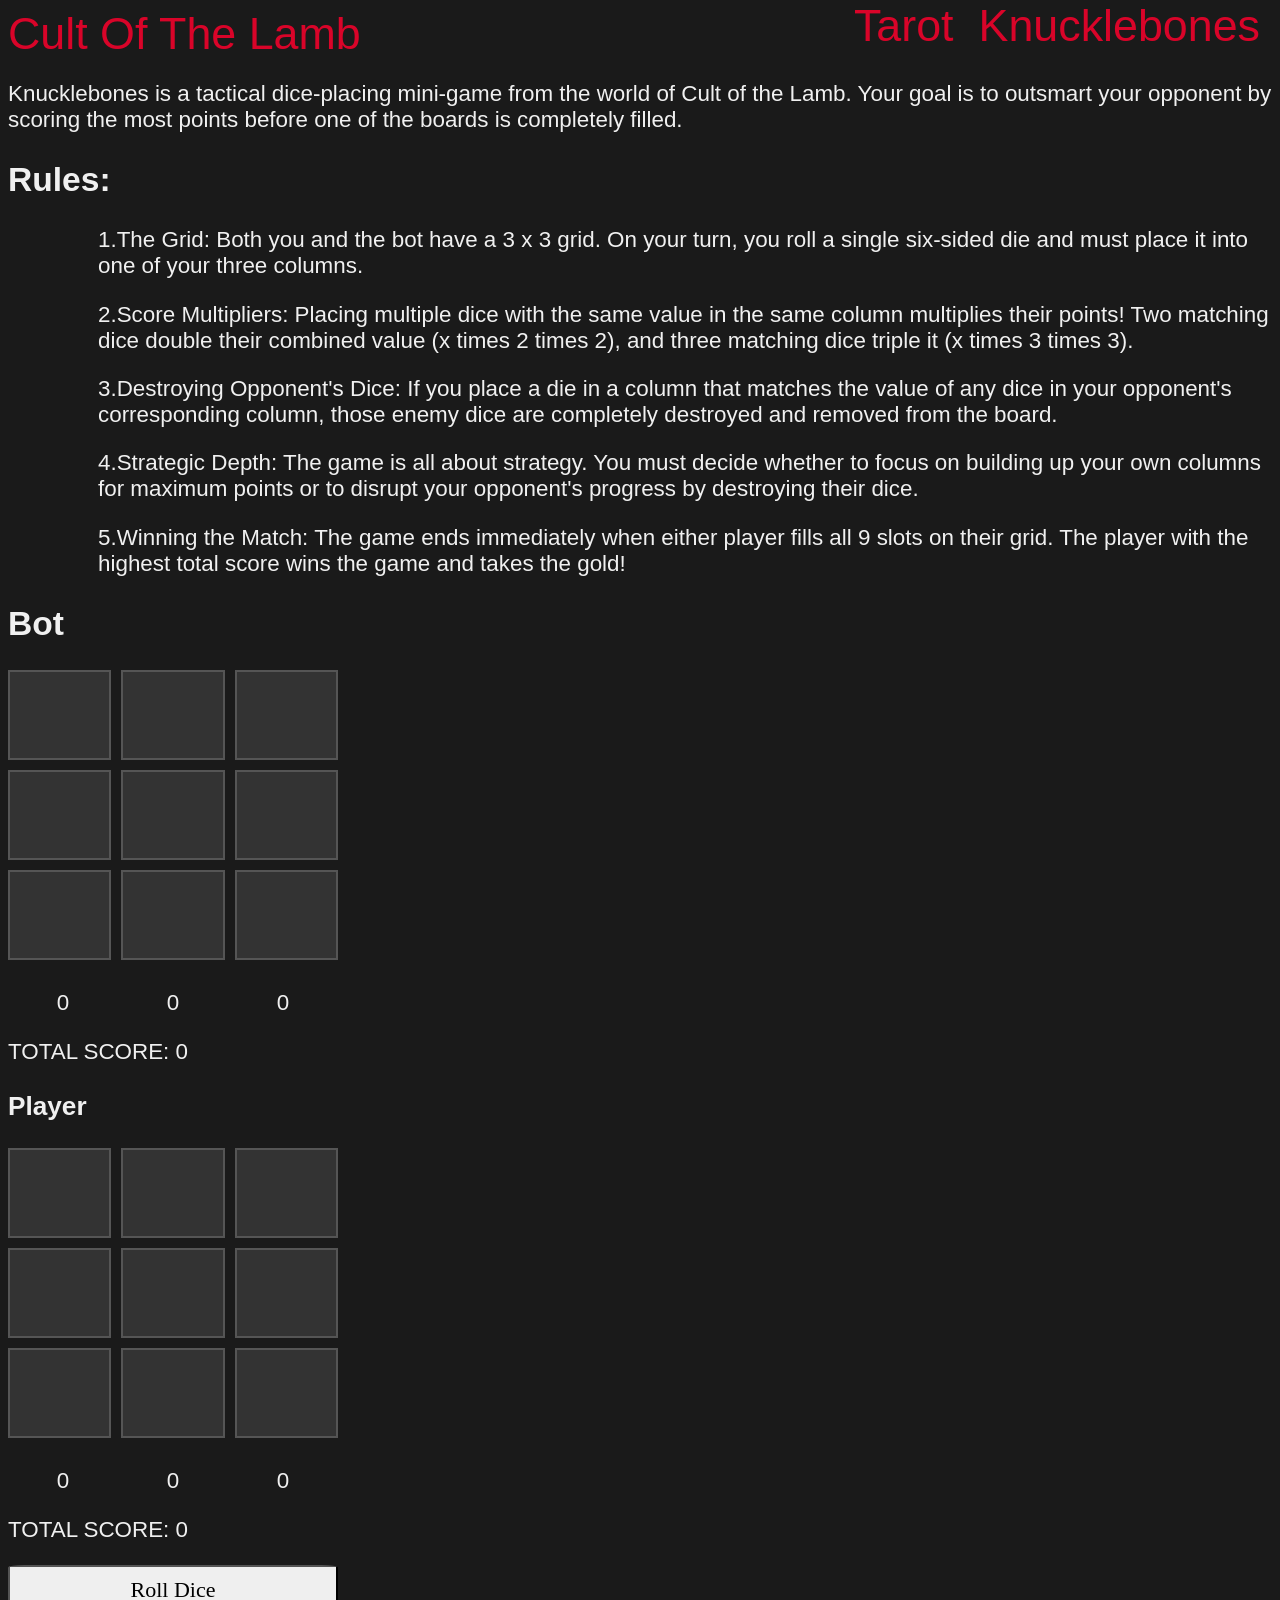
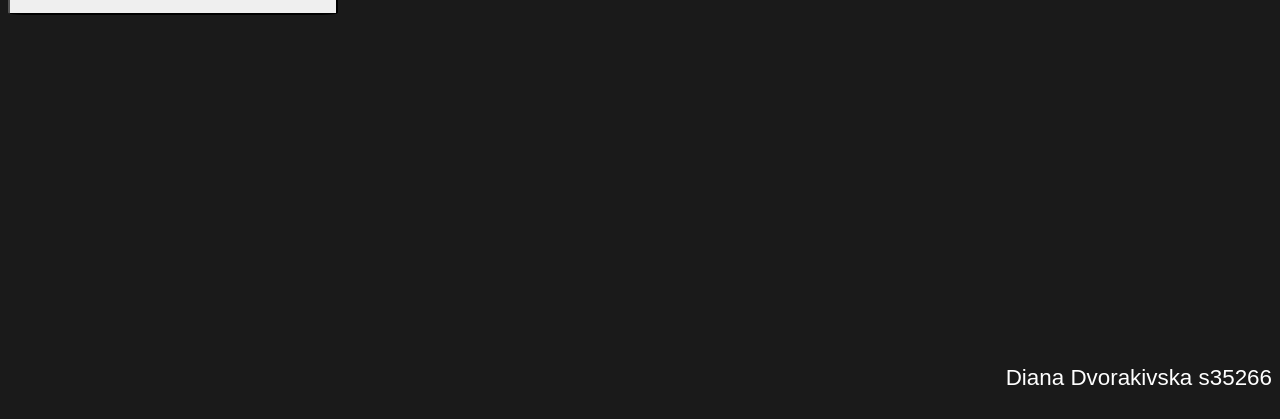
<file: knucklebones/knucklebones.html>
<!DOCTYPE html>
<html lang="en">

<head>
        <meta charset="UTF-8">
    <title>Knucklebones</title>
    <link rel="stylesheet" href="style.css">
</head>

<body>
    
    <header>
		<a class="header-href" href='../index.html'>Cult Of The Lamb</a>
        <div class="okak">
            <a class="header-href" href="../tuntuntunsahur/six.html">Tarot</a>
            <a class="header-href" href="knucklebones.html">Knucklebones</a>
		</div>

    </header>
		<p>
			Knucklebones is a tactical dice-placing mini-game from the world of Cult of the Lamb. Your goal is to outsmart your opponent by scoring the most points before one of the boards is completely filled.
		</p>
	    <section class="rules">
			<h1 class="title">Rules:</h1>
		
			<p class="rules-text">
				1.The Grid: Both you and the bot have a 3 x 3 grid. On your turn, you roll a single six-sided die and must place it into one of your three columns.
			</p>
			<p class="rules-text">
				2.Score Multipliers: Placing multiple dice with the same value in the same column multiplies their points! Two matching dice double their combined value (x times 2 times 2), and three matching dice triple it (x times 3 times 3).
			</p>
			<p class="rules-text">
				3.Destroying Opponent's Dice: If you place a die in a column that matches the value of any dice in your opponent's corresponding column, those enemy dice are completely destroyed and removed from the board.
			</p>
			<p class="rules-text">
				4.Strategic Depth: The game is all about strategy. You must decide whether to focus on building up your own columns for maximum points or to disrupt your opponent's progress by destroying their dice.
			</p>
			<p class="rules-text">
				5.Winning the Match: The game ends immediately when either player fills all 9 slots on their grid. The player with the highest total score wins the game and takes the gold!
			</p>
		</section>
    <main>
        
        <section>
            <h2>Bot</h2>
            <div class="grid" data-player="bot">
                <!--1-->
                <div>
				<span class="cell-text">0</span>

				<svg class="dice-svg dice-1" viewBox="0 0 100 100">
					<rect x="0" y="0" width="100" height="100" style="fill: white;"></rect>
					<circle cx="50" cy="50" r="8" fill="black"/>
				</svg>

				<svg class="dice-svg dice-2" viewBox="0 0 100 100">
					<rect x="0" y="0" width="100" height="100" style="fill: white;"></rect>
					<circle cx="25" cy="25" r="8" fill="black"/>
					<circle cx="75" cy="75" r="8" fill="black"/>
				</svg>

				<svg class="dice-svg dice-3" viewBox="0 0 100 100">
					<rect x="0" y="0" width="100" height="100" style="fill: white;"></rect>
					<circle cx="25" cy="25" r="8" fill="black"/>
					<circle cx="50" cy="50" r="8" fill="black"/>
					<circle cx="75" cy="75" r="8" fill="black"/>
				</svg>

				<svg class="dice-svg dice-4" viewBox="0 0 100 100">
					<rect x="0" y="0" width="100" height="100" style="fill: white;"></rect>
					<circle cx="25" cy="25" r="8" fill="black"/>
					<circle cx="75" cy="25" r="8" fill="black"/>
					<circle cx="25" cy="75" r="8" fill="black"/>
					<circle cx="75" cy="75" r="8" fill="black"/>
				</svg>

				<svg class="dice-svg dice-5" viewBox="0 0 100 100">
					<rect x="0" y="0" width="100" height="100" style="fill: white;"></rect>
					<circle cx="25" cy="25" r="8" fill="black"/>
					<circle cx="75" cy="25" r="8" fill="black"/>
					<circle cx="50" cy="50" r="8" fill="black"/>
					<circle cx="25" cy="75" r="8" fill="black"/>
					<circle cx="75" cy="75" r="8" fill="black"/>
				</svg>

				<svg class="dice-svg dice-6" viewBox="0 0 100 100">
					<rect x="0" y="0" width="100" height="100" style="fill: white;"></rect>
					<circle cx="25" cy="25" r="8" fill="black"/>
					<circle cx="25" cy="50" r="8" fill="black"/>
					<circle cx="25" cy="75" r="8" fill="black"/>
					<circle cx="75" cy="25" r="8" fill="black"/>
					<circle cx="75" cy="50" r="8" fill="black"/>
					<circle cx="75" cy="75" r="8" fill="black"/>
				</svg>
				</div>
            <div>
				<span class="cell-text">0</span>

				<svg class="dice-svg dice-1" viewBox="0 0 100 100">
					<rect x="0" y="0" width="100" height="100" style="fill: white;"></rect>
					<circle cx="50" cy="50" r="8" fill="black"/>
				</svg>

				<svg class="dice-svg dice-2" viewBox="0 0 100 100">
					<rect x="0" y="0" width="100" height="100" style="fill: white;"></rect>
					<circle cx="25" cy="25" r="8" fill="black"/>
					<circle cx="75" cy="75" r="8" fill="black"/>
				</svg>

				<svg class="dice-svg dice-3" viewBox="0 0 100 100">
					<rect x="0" y="0" width="100" height="100" style="fill: white;"></rect>
					<circle cx="25" cy="25" r="8" fill="black"/>
					<circle cx="50" cy="50" r="8" fill="black"/>
					<circle cx="75" cy="75" r="8" fill="black"/>
				</svg>

				<svg class="dice-svg dice-4" viewBox="0 0 100 100">
					<rect x="0" y="0" width="100" height="100" style="fill: white;"></rect>
					<circle cx="25" cy="25" r="8" fill="black"/>
					<circle cx="75" cy="25" r="8" fill="black"/>
					<circle cx="25" cy="75" r="8" fill="black"/>
					<circle cx="75" cy="75" r="8" fill="black"/>
				</svg>

				<svg class="dice-svg dice-5" viewBox="0 0 100 100">
					<rect x="0" y="0" width="100" height="100" style="fill: white;"></rect>
					<circle cx="25" cy="25" r="8" fill="black"/>
					<circle cx="75" cy="25" r="8" fill="black"/>
					<circle cx="50" cy="50" r="8" fill="black"/>
					<circle cx="25" cy="75" r="8" fill="black"/>
					<circle cx="75" cy="75" r="8" fill="black"/>
				</svg>

				<svg class="dice-svg dice-6" viewBox="0 0 100 100">
					<rect x="0" y="0" width="100" height="100" style="fill: white;"></rect>
					<circle cx="25" cy="25" r="8" fill="black"/>
					<circle cx="25" cy="50" r="8" fill="black"/>
					<circle cx="25" cy="75" r="8" fill="black"/>
					<circle cx="75" cy="25" r="8" fill="black"/>
					<circle cx="75" cy="50" r="8" fill="black"/>
					<circle cx="75" cy="75" r="8" fill="black"/>
				</svg>
			</div>
            <!--3-->
            <div>
				<span class="cell-text">0</span>

				<svg class="dice-svg dice-1" viewBox="0 0 100 100">
					<rect x="0" y="0" width="100" height="100" style="fill: white;"></rect>
					<circle cx="50" cy="50" r="8" fill="black"/>
				</svg>

				<svg class="dice-svg dice-2" viewBox="0 0 100 100">
					<rect x="0" y="0" width="100" height="100" style="fill: white;"></rect>
					<circle cx="25" cy="25" r="8" fill="black"/>
					<circle cx="75" cy="75" r="8" fill="black"/>
				</svg>

				<svg class="dice-svg dice-3" viewBox="0 0 100 100">
					<rect x="0" y="0" width="100" height="100" style="fill: white;"></rect>
					<circle cx="25" cy="25" r="8" fill="black"/>
					<circle cx="50" cy="50" r="8" fill="black"/>
					<circle cx="75" cy="75" r="8" fill="black"/>
				</svg>

				<svg class="dice-svg dice-4" viewBox="0 0 100 100">
					<rect x="0" y="0" width="100" height="100" style="fill: white;"></rect>
					<circle cx="25" cy="25" r="8" fill="black"/>
					<circle cx="75" cy="25" r="8" fill="black"/>
					<circle cx="25" cy="75" r="8" fill="black"/>
					<circle cx="75" cy="75" r="8" fill="black"/>
				</svg>

				<svg class="dice-svg dice-5" viewBox="0 0 100 100">
					<rect x="0" y="0" width="100" height="100" style="fill: white;"></rect>
					<circle cx="25" cy="25" r="8" fill="black"/>
					<circle cx="75" cy="25" r="8" fill="black"/>
					<circle cx="50" cy="50" r="8" fill="black"/>
					<circle cx="25" cy="75" r="8" fill="black"/>
					<circle cx="75" cy="75" r="8" fill="black"/>
				</svg>

				<svg class="dice-svg dice-6" viewBox="0 0 100 100">
					<rect x="0" y="0" width="100" height="100" style="fill: white;"></rect>
					<circle cx="25" cy="25" r="8" fill="black"/>
					<circle cx="25" cy="50" r="8" fill="black"/>
					<circle cx="25" cy="75" r="8" fill="black"/>
					<circle cx="75" cy="25" r="8" fill="black"/>
					<circle cx="75" cy="50" r="8" fill="black"/>
					<circle cx="75" cy="75" r="8" fill="black"/>
				</svg>
			</div>
            <!--4-->
            <div>
				<span class="cell-text">0</span>

				<svg class="dice-svg dice-1" viewBox="0 0 100 100">
					<rect x="0" y="0" width="100" height="100" style="fill: white;"></rect>
					<circle cx="50" cy="50" r="8" fill="black"/>
				</svg>

				<svg class="dice-svg dice-2" viewBox="0 0 100 100">
					<rect x="0" y="0" width="100" height="100" style="fill: white;"></rect>
					<circle cx="25" cy="25" r="8" fill="black"/>
					<circle cx="75" cy="75" r="8" fill="black"/>
				</svg>

				<svg class="dice-svg dice-3" viewBox="0 0 100 100">
					<rect x="0" y="0" width="100" height="100" style="fill: white;"></rect>
					<circle cx="25" cy="25" r="8" fill="black"/>
					<circle cx="50" cy="50" r="8" fill="black"/>
					<circle cx="75" cy="75" r="8" fill="black"/>
				</svg>

				<svg class="dice-svg dice-4" viewBox="0 0 100 100">
					<rect x="0" y="0" width="100" height="100" style="fill: white;"></rect>
					<circle cx="25" cy="25" r="8" fill="black"/>
					<circle cx="75" cy="25" r="8" fill="black"/>
					<circle cx="25" cy="75" r="8" fill="black"/>
					<circle cx="75" cy="75" r="8" fill="black"/>
				</svg>

				<svg class="dice-svg dice-5" viewBox="0 0 100 100">
					<rect x="0" y="0" width="100" height="100" style="fill: white;"></rect>
					<circle cx="25" cy="25" r="8" fill="black"/>
					<circle cx="75" cy="25" r="8" fill="black"/>
					<circle cx="50" cy="50" r="8" fill="black"/>
					<circle cx="25" cy="75" r="8" fill="black"/>
					<circle cx="75" cy="75" r="8" fill="black"/>
				</svg>

				<svg class="dice-svg dice-6" viewBox="0 0 100 100">
					<rect x="0" y="0" width="100" height="100" style="fill: white;"></rect>
					<circle cx="25" cy="25" r="8" fill="black"/>
					<circle cx="25" cy="50" r="8" fill="black"/>
					<circle cx="25" cy="75" r="8" fill="black"/>
					<circle cx="75" cy="25" r="8" fill="black"/>
					<circle cx="75" cy="50" r="8" fill="black"/>
					<circle cx="75" cy="75" r="8" fill="black"/>
				</svg>
			</div>
            <!--5-->
            <div>
				<span class="cell-text">0</span>

				<svg class="dice-svg dice-1" viewBox="0 0 100 100">
					<rect x="0" y="0" width="100" height="100" style="fill: white;"></rect>
					<circle cx="50" cy="50" r="8" fill="black"/>
				</svg>

				<svg class="dice-svg dice-2" viewBox="0 0 100 100">
					<rect x="0" y="0" width="100" height="100" style="fill: white;"></rect>
					<circle cx="25" cy="25" r="8" fill="black"/>
					<circle cx="75" cy="75" r="8" fill="black"/>
				</svg>

				<svg class="dice-svg dice-3" viewBox="0 0 100 100">
					<rect x="0" y="0" width="100" height="100" style="fill: white;"></rect>
					<circle cx="25" cy="25" r="8" fill="black"/>
					<circle cx="50" cy="50" r="8" fill="black"/>
					<circle cx="75" cy="75" r="8" fill="black"/>
				</svg>

				<svg class="dice-svg dice-4" viewBox="0 0 100 100">
					<rect x="0" y="0" width="100" height="100" style="fill: white;"></rect>
					<circle cx="25" cy="25" r="8" fill="black"/>
					<circle cx="75" cy="25" r="8" fill="black"/>
					<circle cx="25" cy="75" r="8" fill="black"/>
					<circle cx="75" cy="75" r="8" fill="black"/>
				</svg>

				<svg class="dice-svg dice-5" viewBox="0 0 100 100">
					<rect x="0" y="0" width="100" height="100" style="fill: white;"></rect>
					<circle cx="25" cy="25" r="8" fill="black"/>
					<circle cx="75" cy="25" r="8" fill="black"/>
					<circle cx="50" cy="50" r="8" fill="black"/>
					<circle cx="25" cy="75" r="8" fill="black"/>
					<circle cx="75" cy="75" r="8" fill="black"/>
				</svg>

				<svg class="dice-svg dice-6" viewBox="0 0 100 100">
					<rect x="0" y="0" width="100" height="100" style="fill: white;"></rect>
					<circle cx="25" cy="25" r="8" fill="black"/>
					<circle cx="25" cy="50" r="8" fill="black"/>
					<circle cx="25" cy="75" r="8" fill="black"/>
					<circle cx="75" cy="25" r="8" fill="black"/>
					<circle cx="75" cy="50" r="8" fill="black"/>
					<circle cx="75" cy="75" r="8" fill="black"/>
				</svg>
			</div>
            <!--6-->
            <div>
				<span class="cell-text">0</span>

				<svg class="dice-svg dice-1" viewBox="0 0 100 100">
					<rect x="0" y="0" width="100" height="100" style="fill: white;"></rect>
					<circle cx="50" cy="50" r="8" fill="black"/>
				</svg>

				<svg class="dice-svg dice-2" viewBox="0 0 100 100">
					<rect x="0" y="0" width="100" height="100" style="fill: white;"></rect>
					<circle cx="25" cy="25" r="8" fill="black"/>
					<circle cx="75" cy="75" r="8" fill="black"/>
				</svg>

				<svg class="dice-svg dice-3" viewBox="0 0 100 100">
					<rect x="0" y="0" width="100" height="100" style="fill: white;"></rect>
					<circle cx="25" cy="25" r="8" fill="black"/>
					<circle cx="50" cy="50" r="8" fill="black"/>
					<circle cx="75" cy="75" r="8" fill="black"/>
				</svg>

				<svg class="dice-svg dice-4" viewBox="0 0 100 100">
					<rect x="0" y="0" width="100" height="100" style="fill: white;"></rect>
					<circle cx="25" cy="25" r="8" fill="black"/>
					<circle cx="75" cy="25" r="8" fill="black"/>
					<circle cx="25" cy="75" r="8" fill="black"/>
					<circle cx="75" cy="75" r="8" fill="black"/>
				</svg>

				<svg class="dice-svg dice-5" viewBox="0 0 100 100">
					<rect x="0" y="0" width="100" height="100" style="fill: white;"></rect>
					<circle cx="25" cy="25" r="8" fill="black"/>
					<circle cx="75" cy="25" r="8" fill="black"/>
					<circle cx="50" cy="50" r="8" fill="black"/>
					<circle cx="25" cy="75" r="8" fill="black"/>
					<circle cx="75" cy="75" r="8" fill="black"/>
				</svg>

				<svg class="dice-svg dice-6" viewBox="0 0 100 100">
					<rect x="0" y="0" width="100" height="100" style="fill: white;"></rect>
					<circle cx="25" cy="25" r="8" fill="black"/>
					<circle cx="25" cy="50" r="8" fill="black"/>
					<circle cx="25" cy="75" r="8" fill="black"/>
					<circle cx="75" cy="25" r="8" fill="black"/>
					<circle cx="75" cy="50" r="8" fill="black"/>
					<circle cx="75" cy="75" r="8" fill="black"/>
				</svg>
			</div>
            <!--7-->
            <div>
				<span class="cell-text">0</span>

				<svg class="dice-svg dice-1" viewBox="0 0 100 100">
					<rect x="0" y="0" width="100" height="100" style="fill: white;"></rect>
					<circle cx="50" cy="50" r="8" fill="black"/>
				</svg>

				<svg class="dice-svg dice-2" viewBox="0 0 100 100">
					<rect x="0" y="0" width="100" height="100" style="fill: white;"></rect>
					<circle cx="25" cy="25" r="8" fill="black"/>
					<circle cx="75" cy="75" r="8" fill="black"/>
				</svg>

				<svg class="dice-svg dice-3" viewBox="0 0 100 100">
					<rect x="0" y="0" width="100" height="100" style="fill: white;"></rect>
					<circle cx="25" cy="25" r="8" fill="black"/>
					<circle cx="50" cy="50" r="8" fill="black"/>
					<circle cx="75" cy="75" r="8" fill="black"/>
				</svg>

				<svg class="dice-svg dice-4" viewBox="0 0 100 100">
					<rect x="0" y="0" width="100" height="100" style="fill: white;"></rect>
					<circle cx="25" cy="25" r="8" fill="black"/>
					<circle cx="75" cy="25" r="8" fill="black"/>
					<circle cx="25" cy="75" r="8" fill="black"/>
					<circle cx="75" cy="75" r="8" fill="black"/>
				</svg>

				<svg class="dice-svg dice-5" viewBox="0 0 100 100">
					<rect x="0" y="0" width="100" height="100" style="fill: white;"></rect>
					<circle cx="25" cy="25" r="8" fill="black"/>
					<circle cx="75" cy="25" r="8" fill="black"/>
					<circle cx="50" cy="50" r="8" fill="black"/>
					<circle cx="25" cy="75" r="8" fill="black"/>
					<circle cx="75" cy="75" r="8" fill="black"/>
				</svg>

				<svg class="dice-svg dice-6" viewBox="0 0 100 100">
					<rect x="0" y="0" width="100" height="100" style="fill: white;"></rect>
					<circle cx="25" cy="25" r="8" fill="black"/>
					<circle cx="25" cy="50" r="8" fill="black"/>
					<circle cx="25" cy="75" r="8" fill="black"/>
					<circle cx="75" cy="25" r="8" fill="black"/>
					<circle cx="75" cy="50" r="8" fill="black"/>
					<circle cx="75" cy="75" r="8" fill="black"/>
				</svg>
			</div>
            <!--8-->
            <div>
				<span class="cell-text">0</span>

				<svg class="dice-svg dice-1" viewBox="0 0 100 100">
					<rect x="0" y="0" width="100" height="100" style="fill: white;"></rect>
					<circle cx="50" cy="50" r="8" fill="black"/>
				</svg>

				<svg class="dice-svg dice-2" viewBox="0 0 100 100">
					<rect x="0" y="0" width="100" height="100" style="fill: white;"></rect>
					<circle cx="25" cy="25" r="8" fill="black"/>
					<circle cx="75" cy="75" r="8" fill="black"/>
				</svg>

				<svg class="dice-svg dice-3" viewBox="0 0 100 100">
					<rect x="0" y="0" width="100" height="100" style="fill: white;"></rect>
					<circle cx="25" cy="25" r="8" fill="black"/>
					<circle cx="50" cy="50" r="8" fill="black"/>
					<circle cx="75" cy="75" r="8" fill="black"/>
				</svg>

				<svg class="dice-svg dice-4" viewBox="0 0 100 100">
					<rect x="0" y="0" width="100" height="100" style="fill: white;"></rect>
					<circle cx="25" cy="25" r="8" fill="black"/>
					<circle cx="75" cy="25" r="8" fill="black"/>
					<circle cx="25" cy="75" r="8" fill="black"/>
					<circle cx="75" cy="75" r="8" fill="black"/>
				</svg>

				<svg class="dice-svg dice-5" viewBox="0 0 100 100">
					<rect x="0" y="0" width="100" height="100" style="fill: white;"></rect>
					<circle cx="25" cy="25" r="8" fill="black"/>
					<circle cx="75" cy="25" r="8" fill="black"/>
					<circle cx="50" cy="50" r="8" fill="black"/>
					<circle cx="25" cy="75" r="8" fill="black"/>
					<circle cx="75" cy="75" r="8" fill="black"/>
				</svg>

				<svg class="dice-svg dice-6" viewBox="0 0 100 100">
					<rect x="0" y="0" width="100" height="100" style="fill: white;"></rect>
					<circle cx="25" cy="25" r="8" fill="black"/>
					<circle cx="25" cy="50" r="8" fill="black"/>
					<circle cx="25" cy="75" r="8" fill="black"/>
					<circle cx="75" cy="25" r="8" fill="black"/>
					<circle cx="75" cy="50" r="8" fill="black"/>
					<circle cx="75" cy="75" r="8" fill="black"/>
				</svg>
			</div>
            <!--9-->
            <div>
				<span class="cell-text">0</span>

				<svg class="dice-svg dice-1" viewBox="0 0 100 100">
					<rect x="0" y="0" width="100" height="100" style="fill: white;"></rect>
					<circle cx="50" cy="50" r="8" fill="black"/>
				</svg>

				<svg class="dice-svg dice-2" viewBox="0 0 100 100">
					<rect x="0" y="0" width="100" height="100" style="fill: white;"></rect>
					<circle cx="25" cy="25" r="8" fill="black"/>
					<circle cx="75" cy="75" r="8" fill="black"/>
				</svg>

				<svg class="dice-svg dice-3" viewBox="0 0 100 100">
					<rect x="0" y="0" width="100" height="100" style="fill: white;"></rect>
					<circle cx="25" cy="25" r="8" fill="black"/>
					<circle cx="50" cy="50" r="8" fill="black"/>
					<circle cx="75" cy="75" r="8" fill="black"/>
				</svg>

				<svg class="dice-svg dice-4" viewBox="0 0 100 100">
					<rect x="0" y="0" width="100" height="100" style="fill: white;"></rect>
					<circle cx="25" cy="25" r="8" fill="black"/>
					<circle cx="75" cy="25" r="8" fill="black"/>
					<circle cx="25" cy="75" r="8" fill="black"/>
					<circle cx="75" cy="75" r="8" fill="black"/>
				</svg>

				<svg class="dice-svg dice-5" viewBox="0 0 100 100">
					<rect x="0" y="0" width="100" height="100" style="fill: white;"></rect>
					<circle cx="25" cy="25" r="8" fill="black"/>
					<circle cx="75" cy="25" r="8" fill="black"/>
					<circle cx="50" cy="50" r="8" fill="black"/>
					<circle cx="25" cy="75" r="8" fill="black"/>
					<circle cx="75" cy="75" r="8" fill="black"/>
				</svg>

				<svg class="dice-svg dice-6" viewBox="0 0 100 100">
					<rect x="0" y="0" width="100" height="100" style="fill: white;"></rect>
					<circle cx="25" cy="25" r="8" fill="black"/>
					<circle cx="25" cy="50" r="8" fill="black"/>
					<circle cx="25" cy="75" r="8" fill="black"/>
					<circle cx="75" cy="25" r="8" fill="black"/>
					<circle cx="75" cy="50" r="8" fill="black"/>
					<circle cx="75" cy="75" r="8" fill="black"/>
				</svg>
			</div> 
		</div>
        </section>
        <div>
            <div class="score">
                <span id="bot-col-1">0</span>
                <span id="bot-col-2">0</span>
                <span id="bot-col-3">0</span>
                
                
            </div>
            <p>TOTAL SCORE: <span id="bot-total">0</span></p>
        </div>
        <section>
            <h3>Player</h3>
            <div class="grid" data-player="player">
                <!--1-->
                <div>
				<span class="cell-text">0</span>

				<svg class="dice-svg dice-1" viewBox="0 0 100 100">
					<rect x="0" y="0" width="100" height="100" style="fill: white;"></rect>
					<circle cx="50" cy="50" r="8" fill="black"/>
				</svg>

				<svg class="dice-svg dice-2" viewBox="0 0 100 100">
					<rect x="0" y="0" width="100" height="100" style="fill: white;"></rect>
					<circle cx="25" cy="25" r="8" fill="black"/>
					<circle cx="75" cy="75" r="8" fill="black"/>
				</svg>

				<svg class="dice-svg dice-3" viewBox="0 0 100 100">
					<rect x="0" y="0" width="100" height="100" style="fill: white;"></rect>
					<circle cx="25" cy="25" r="8" fill="black"/>
					<circle cx="50" cy="50" r="8" fill="black"/>
					<circle cx="75" cy="75" r="8" fill="black"/>
				</svg>

				<svg class="dice-svg dice-4" viewBox="0 0 100 100">
					<rect x="0" y="0" width="100" height="100" style="fill: white;"></rect>
					<circle cx="25" cy="25" r="8" fill="black"/>
					<circle cx="75" cy="25" r="8" fill="black"/>
					<circle cx="25" cy="75" r="8" fill="black"/>
					<circle cx="75" cy="75" r="8" fill="black"/>
				</svg>

				<svg class="dice-svg dice-5" viewBox="0 0 100 100">
					<rect x="0" y="0" width="100" height="100" style="fill: white;"></rect>
					<circle cx="25" cy="25" r="8" fill="black"/>
					<circle cx="75" cy="25" r="8" fill="black"/>
					<circle cx="50" cy="50" r="8" fill="black"/>
					<circle cx="25" cy="75" r="8" fill="black"/>
					<circle cx="75" cy="75" r="8" fill="black"/>
				</svg>

				<svg class="dice-svg dice-6" viewBox="0 0 100 100">
					<rect x="0" y="0" width="100" height="100" style="fill: white;"></rect>
					<circle cx="25" cy="25" r="8" fill="black"/>
					<circle cx="25" cy="50" r="8" fill="black"/>
					<circle cx="25" cy="75" r="8" fill="black"/>
					<circle cx="75" cy="25" r="8" fill="black"/>
					<circle cx="75" cy="50" r="8" fill="black"/>
					<circle cx="75" cy="75" r="8" fill="black"/>
				</svg>
			<!--2-->
            </div>
            <div>
				<span class="cell-text">0</span>

				<svg class="dice-svg dice-1" viewBox="0 0 100 100">
					<rect x="0" y="0" width="100" height="100" style="fill: white;"></rect>
					<circle cx="50" cy="50" r="8" fill="black"/>
				</svg>

				<svg class="dice-svg dice-2" viewBox="0 0 100 100">
					<rect x="0" y="0" width="100" height="100" style="fill: white;"></rect>
					<circle cx="25" cy="25" r="8" fill="black"/>
					<circle cx="75" cy="75" r="8" fill="black"/>
				</svg>

				<svg class="dice-svg dice-3" viewBox="0 0 100 100">
					<rect x="0" y="0" width="100" height="100" style="fill: white;"></rect>
					<circle cx="25" cy="25" r="8" fill="black"/>
					<circle cx="50" cy="50" r="8" fill="black"/>
					<circle cx="75" cy="75" r="8" fill="black"/>
				</svg>

				<svg class="dice-svg dice-4" viewBox="0 0 100 100">
					<rect x="0" y="0" width="100" height="100" style="fill: white;"></rect>
					<circle cx="25" cy="25" r="8" fill="black"/>
					<circle cx="75" cy="25" r="8" fill="black"/>
					<circle cx="25" cy="75" r="8" fill="black"/>
					<circle cx="75" cy="75" r="8" fill="black"/>
				</svg>

				<svg class="dice-svg dice-5" viewBox="0 0 100 100">
					<rect x="0" y="0" width="100" height="100" style="fill: white;"></rect>
					<circle cx="25" cy="25" r="8" fill="black"/>
					<circle cx="75" cy="25" r="8" fill="black"/>
					<circle cx="50" cy="50" r="8" fill="black"/>
					<circle cx="25" cy="75" r="8" fill="black"/>
					<circle cx="75" cy="75" r="8" fill="black"/>
				</svg>

				<svg class="dice-svg dice-6" viewBox="0 0 100 100">
					<rect x="0" y="0" width="100" height="100" style="fill: white;"></rect>
					<circle cx="25" cy="25" r="8" fill="black"/>
					<circle cx="25" cy="50" r="8" fill="black"/>
					<circle cx="25" cy="75" r="8" fill="black"/>
					<circle cx="75" cy="25" r="8" fill="black"/>
					<circle cx="75" cy="50" r="8" fill="black"/>
					<circle cx="75" cy="75" r="8" fill="black"/>
				</svg>
			</div>
            <!--3-->
            <div>
				<span class="cell-text">0</span>

				<svg class="dice-svg dice-1" viewBox="0 0 100 100">
					<rect x="0" y="0" width="100" height="100" style="fill: white;"></rect>
					<circle cx="50" cy="50" r="8" fill="black"/>
				</svg>

				<svg class="dice-svg dice-2" viewBox="0 0 100 100">
					<rect x="0" y="0" width="100" height="100" style="fill: white;"></rect>
					<circle cx="25" cy="25" r="8" fill="black"/>
					<circle cx="75" cy="75" r="8" fill="black"/>
				</svg>

				<svg class="dice-svg dice-3" viewBox="0 0 100 100">
					<rect x="0" y="0" width="100" height="100" style="fill: white;"></rect>
					<circle cx="25" cy="25" r="8" fill="black"/>
					<circle cx="50" cy="50" r="8" fill="black"/>
					<circle cx="75" cy="75" r="8" fill="black"/>
				</svg>

				<svg class="dice-svg dice-4" viewBox="0 0 100 100">
					<rect x="0" y="0" width="100" height="100" style="fill: white;"></rect>
					<circle cx="25" cy="25" r="8" fill="black"/>
					<circle cx="75" cy="25" r="8" fill="black"/>
					<circle cx="25" cy="75" r="8" fill="black"/>
					<circle cx="75" cy="75" r="8" fill="black"/>
				</svg>

				<svg class="dice-svg dice-5" viewBox="0 0 100 100">
					<rect x="0" y="0" width="100" height="100" style="fill: white;"></rect>
					<circle cx="25" cy="25" r="8" fill="black"/>
					<circle cx="75" cy="25" r="8" fill="black"/>
					<circle cx="50" cy="50" r="8" fill="black"/>
					<circle cx="25" cy="75" r="8" fill="black"/>
					<circle cx="75" cy="75" r="8" fill="black"/>
				</svg>

				<svg class="dice-svg dice-6" viewBox="0 0 100 100">
					<rect x="0" y="0" width="100" height="100" style="fill: white;"></rect>
					<circle cx="25" cy="25" r="8" fill="black"/>
					<circle cx="25" cy="50" r="8" fill="black"/>
					<circle cx="25" cy="75" r="8" fill="black"/>
					<circle cx="75" cy="25" r="8" fill="black"/>
					<circle cx="75" cy="50" r="8" fill="black"/>
					<circle cx="75" cy="75" r="8" fill="black"/>
				</svg>
			</div>
            <!--4-->
            <div>
				<span class="cell-text">0</span>

				<svg class="dice-svg dice-1" viewBox="0 0 100 100">
					<rect x="0" y="0" width="100" height="100" style="fill: white;"></rect>
					<circle cx="50" cy="50" r="8" fill="black"/>
				</svg>

				<svg class="dice-svg dice-2" viewBox="0 0 100 100">
					<rect x="0" y="0" width="100" height="100" style="fill: white;"></rect>
					<circle cx="25" cy="25" r="8" fill="black"/>
					<circle cx="75" cy="75" r="8" fill="black"/>
				</svg>

				<svg class="dice-svg dice-3" viewBox="0 0 100 100">
					<rect x="0" y="0" width="100" height="100" style="fill: white;"></rect>
					<circle cx="25" cy="25" r="8" fill="black"/>
					<circle cx="50" cy="50" r="8" fill="black"/>
					<circle cx="75" cy="75" r="8" fill="black"/>
				</svg>

				<svg class="dice-svg dice-4" viewBox="0 0 100 100">
					<rect x="0" y="0" width="100" height="100" style="fill: white;"></rect>
					<circle cx="25" cy="25" r="8" fill="black"/>
					<circle cx="75" cy="25" r="8" fill="black"/>
					<circle cx="25" cy="75" r="8" fill="black"/>
					<circle cx="75" cy="75" r="8" fill="black"/>
				</svg>

				<svg class="dice-svg dice-5" viewBox="0 0 100 100">
					<rect x="0" y="0" width="100" height="100" style="fill: white;"></rect>
					<circle cx="25" cy="25" r="8" fill="black"/>
					<circle cx="75" cy="25" r="8" fill="black"/>
					<circle cx="50" cy="50" r="8" fill="black"/>
					<circle cx="25" cy="75" r="8" fill="black"/>
					<circle cx="75" cy="75" r="8" fill="black"/>
				</svg>

				<svg class="dice-svg dice-6" viewBox="0 0 100 100">
					<rect x="0" y="0" width="100" height="100" style="fill: white;"></rect>
					<circle cx="25" cy="25" r="8" fill="black"/>
					<circle cx="25" cy="50" r="8" fill="black"/>
					<circle cx="25" cy="75" r="8" fill="black"/>
					<circle cx="75" cy="25" r="8" fill="black"/>
					<circle cx="75" cy="50" r="8" fill="black"/>
					<circle cx="75" cy="75" r="8" fill="black"/>
				</svg>
			</div>
            <!--5-->
            <div>
				<span class="cell-text">0</span>

				<svg class="dice-svg dice-1" viewBox="0 0 100 100">
					<rect x="0" y="0" width="100" height="100" style="fill: white;"></rect>
					<circle cx="50" cy="50" r="8" fill="black"/>
				</svg>

				<svg class="dice-svg dice-2" viewBox="0 0 100 100">
					<rect x="0" y="0" width="100" height="100" style="fill: white;"></rect>
					<circle cx="25" cy="25" r="8" fill="black"/>
					<circle cx="75" cy="75" r="8" fill="black"/>
				</svg>

				<svg class="dice-svg dice-3" viewBox="0 0 100 100">
					<rect x="0" y="0" width="100" height="100" style="fill: white;"></rect>
					<circle cx="25" cy="25" r="8" fill="black"/>
					<circle cx="50" cy="50" r="8" fill="black"/>
					<circle cx="75" cy="75" r="8" fill="black"/>
				</svg>

				<svg class="dice-svg dice-4" viewBox="0 0 100 100">
					<rect x="0" y="0" width="100" height="100" style="fill: white;"></rect>
					<circle cx="25" cy="25" r="8" fill="black"/>
					<circle cx="75" cy="25" r="8" fill="black"/>
					<circle cx="25" cy="75" r="8" fill="black"/>
					<circle cx="75" cy="75" r="8" fill="black"/>
				</svg>

				<svg class="dice-svg dice-5" viewBox="0 0 100 100">
					<rect x="0" y="0" width="100" height="100" style="fill: white;"></rect>
					<circle cx="25" cy="25" r="8" fill="black"/>
					<circle cx="75" cy="25" r="8" fill="black"/>
					<circle cx="50" cy="50" r="8" fill="black"/>
					<circle cx="25" cy="75" r="8" fill="black"/>
					<circle cx="75" cy="75" r="8" fill="black"/>
				</svg>

				<svg class="dice-svg dice-6" viewBox="0 0 100 100">
					<rect x="0" y="0" width="100" height="100" style="fill: white;"></rect>
					<circle cx="25" cy="25" r="8" fill="black"/>
					<circle cx="25" cy="50" r="8" fill="black"/>
					<circle cx="25" cy="75" r="8" fill="black"/>
					<circle cx="75" cy="25" r="8" fill="black"/>
					<circle cx="75" cy="50" r="8" fill="black"/>
					<circle cx="75" cy="75" r="8" fill="black"/>
				</svg>
			</div>
            <!--6-->
            <div>
				<span class="cell-text">0</span>

				<svg class="dice-svg dice-1" viewBox="0 0 100 100">
					<rect x="0" y="0" width="100" height="100" style="fill: white;"></rect>
					<circle cx="50" cy="50" r="8" fill="black"/>
				</svg>

				<svg class="dice-svg dice-2" viewBox="0 0 100 100">
					<rect x="0" y="0" width="100" height="100" style="fill: white;"></rect>
					<circle cx="25" cy="25" r="8" fill="black"/>
					<circle cx="75" cy="75" r="8" fill="black"/>
				</svg>

				<svg class="dice-svg dice-3" viewBox="0 0 100 100">
					<rect x="0" y="0" width="100" height="100" style="fill: white;"></rect>
					<circle cx="25" cy="25" r="8" fill="black"/>
					<circle cx="50" cy="50" r="8" fill="black"/>
					<circle cx="75" cy="75" r="8" fill="black"/>
				</svg>

				<svg class="dice-svg dice-4" viewBox="0 0 100 100">
					<rect x="0" y="0" width="100" height="100" style="fill: white;"></rect>
					<circle cx="25" cy="25" r="8" fill="black"/>
					<circle cx="75" cy="25" r="8" fill="black"/>
					<circle cx="25" cy="75" r="8" fill="black"/>
					<circle cx="75" cy="75" r="8" fill="black"/>
				</svg>

				<svg class="dice-svg dice-5" viewBox="0 0 100 100">
					<rect x="0" y="0" width="100" height="100" style="fill: white;"></rect>
					<circle cx="25" cy="25" r="8" fill="black"/>
					<circle cx="75" cy="25" r="8" fill="black"/>
					<circle cx="50" cy="50" r="8" fill="black"/>
					<circle cx="25" cy="75" r="8" fill="black"/>
					<circle cx="75" cy="75" r="8" fill="black"/>
				</svg>

				<svg class="dice-svg dice-6" viewBox="0 0 100 100">
					<rect x="0" y="0" width="100" height="100" style="fill: white;"></rect>
					<circle cx="25" cy="25" r="8" fill="black"/>
					<circle cx="25" cy="50" r="8" fill="black"/>
					<circle cx="25" cy="75" r="8" fill="black"/>
					<circle cx="75" cy="25" r="8" fill="black"/>
					<circle cx="75" cy="50" r="8" fill="black"/>
					<circle cx="75" cy="75" r="8" fill="black"/>
				</svg>
			</div>
            <!--7-->
            <div>
				<span class="cell-text">0</span>

				<svg class="dice-svg dice-1" viewBox="0 0 100 100">
					<rect x="0" y="0" width="100" height="100" style="fill: white;"></rect>
					<circle cx="50" cy="50" r="8" fill="black"/>
				</svg>

				<svg class="dice-svg dice-2" viewBox="0 0 100 100">
					<rect x="0" y="0" width="100" height="100" style="fill: white;"></rect>
					<circle cx="25" cy="25" r="8" fill="black"/>
					<circle cx="75" cy="75" r="8" fill="black"/>
				</svg>

				<svg class="dice-svg dice-3" viewBox="0 0 100 100">
					<rect x="0" y="0" width="100" height="100" style="fill: white;"></rect>
					<circle cx="25" cy="25" r="8" fill="black"/>
					<circle cx="50" cy="50" r="8" fill="black"/>
					<circle cx="75" cy="75" r="8" fill="black"/>
				</svg>

				<svg class="dice-svg dice-4" viewBox="0 0 100 100">
					<rect x="0" y="0" width="100" height="100" style="fill: white;"></rect>
					<circle cx="25" cy="25" r="8" fill="black"/>
					<circle cx="75" cy="25" r="8" fill="black"/>
					<circle cx="25" cy="75" r="8" fill="black"/>
					<circle cx="75" cy="75" r="8" fill="black"/>
				</svg>

				<svg class="dice-svg dice-5" viewBox="0 0 100 100">
					<rect x="0" y="0" width="100" height="100" style="fill: white;"></rect>
					<circle cx="25" cy="25" r="8" fill="black"/>
					<circle cx="75" cy="25" r="8" fill="black"/>
					<circle cx="50" cy="50" r="8" fill="black"/>
					<circle cx="25" cy="75" r="8" fill="black"/>
					<circle cx="75" cy="75" r="8" fill="black"/>
				</svg>

				<svg class="dice-svg dice-6" viewBox="0 0 100 100">
					<rect x="0" y="0" width="100" height="100" style="fill: white;"></rect>
					<circle cx="25" cy="25" r="8" fill="black"/>
					<circle cx="25" cy="50" r="8" fill="black"/>
					<circle cx="25" cy="75" r="8" fill="black"/>
					<circle cx="75" cy="25" r="8" fill="black"/>
					<circle cx="75" cy="50" r="8" fill="black"/>
					<circle cx="75" cy="75" r="8" fill="black"/>
				</svg>
			</div>
            <!--8-->
            <div>
				<span class="cell-text">0</span>

				<svg class="dice-svg dice-1" viewBox="0 0 100 100">
					<rect x="0" y="0" width="100" height="100" style="fill: white;"></rect>
					<circle cx="50" cy="50" r="8" fill="black"/>
				</svg>

				<svg class="dice-svg dice-2" viewBox="0 0 100 100">
					<rect x="0" y="0" width="100" height="100" style="fill: white;"></rect>
					<circle cx="25" cy="25" r="8" fill="black"/>
					<circle cx="75" cy="75" r="8" fill="black"/>
				</svg>

				<svg class="dice-svg dice-3" viewBox="0 0 100 100">
					<rect x="0" y="0" width="100" height="100" style="fill: white;"></rect>
					<circle cx="25" cy="25" r="8" fill="black"/>
					<circle cx="50" cy="50" r="8" fill="black"/>
					<circle cx="75" cy="75" r="8" fill="black"/>
				</svg>

				<svg class="dice-svg dice-4" viewBox="0 0 100 100">
					<rect x="0" y="0" width="100" height="100" style="fill: white;"></rect>
					<circle cx="25" cy="25" r="8" fill="black"/>
					<circle cx="75" cy="25" r="8" fill="black"/>
					<circle cx="25" cy="75" r="8" fill="black"/>
					<circle cx="75" cy="75" r="8" fill="black"/>
				</svg>

				<svg class="dice-svg dice-5" viewBox="0 0 100 100">
					<rect x="0" y="0" width="100" height="100" style="fill: white;"></rect>
					<circle cx="25" cy="25" r="8" fill="black"/>
					<circle cx="75" cy="25" r="8" fill="black"/>
					<circle cx="50" cy="50" r="8" fill="black"/>
					<circle cx="25" cy="75" r="8" fill="black"/>
					<circle cx="75" cy="75" r="8" fill="black"/>
				</svg>

				<svg class="dice-svg dice-6" viewBox="0 0 100 100">
					<rect x="0" y="0" width="100" height="100" style="fill: white;"></rect>
					<circle cx="25" cy="25" r="8" fill="black"/>
					<circle cx="25" cy="50" r="8" fill="black"/>
					<circle cx="25" cy="75" r="8" fill="black"/>
					<circle cx="75" cy="25" r="8" fill="black"/>
					<circle cx="75" cy="50" r="8" fill="black"/>
					<circle cx="75" cy="75" r="8" fill="black"/>
				</svg>
			</div>
            <!--9-->
            <div>
				<span class="cell-text">0</span>

				<svg class="dice-svg dice-1" viewBox="0 0 100 100">
					<rect x="0" y="0" width="100" height="100" style="fill: white;"></rect>
					<circle cx="50" cy="50" r="8" fill="black"/>
				</svg>

				<svg class="dice-svg dice-2" viewBox="0 0 100 100">
					<rect x="0" y="0" width="100" height="100" style="fill: white;"></rect>
					<circle cx="25" cy="25" r="8" fill="black"/>
					<circle cx="75" cy="75" r="8" fill="black"/>
				</svg>

				<svg class="dice-svg dice-3" viewBox="0 0 100 100">
					<rect x="0" y="0" width="100" height="100" style="fill: white;"></rect>
					<circle cx="25" cy="25" r="8" fill="black"/>
					<circle cx="50" cy="50" r="8" fill="black"/>
					<circle cx="75" cy="75" r="8" fill="black"/>
				</svg>

				<svg class="dice-svg dice-4" viewBox="0 0 100 100">
					<rect x="0" y="0" width="100" height="100" style="fill: white;"></rect>
					<circle cx="25" cy="25" r="8" fill="black"/>
					<circle cx="75" cy="25" r="8" fill="black"/>
					<circle cx="25" cy="75" r="8" fill="black"/>
					<circle cx="75" cy="75" r="8" fill="black"/>
				</svg>

				<svg class="dice-svg dice-5" viewBox="0 0 100 100">
					<rect x="0" y="0" width="100" height="100" style="fill: white;"></rect>
					<circle cx="25" cy="25" r="8" fill="black"/>
					<circle cx="75" cy="25" r="8" fill="black"/>
					<circle cx="50" cy="50" r="8" fill="black"/>
					<circle cx="25" cy="75" r="8" fill="black"/>
					<circle cx="75" cy="75" r="8" fill="black"/>
				</svg>

				<svg class="dice-svg dice-6" viewBox="0 0 100 100">
					<rect x="0" y="0" width="100" height="100" style="fill: white;"></rect>
					<circle cx="25" cy="25" r="8" fill="black"/>
					<circle cx="25" cy="50" r="8" fill="black"/>
					<circle cx="25" cy="75" r="8" fill="black"/>
					<circle cx="75" cy="25" r="8" fill="black"/>
					<circle cx="75" cy="50" r="8" fill="black"/>
					<circle cx="75" cy="75" r="8" fill="black"/>
				</svg>
			</div>
           
            </div>    
        </section>
        <div>
            <div class="score">
                <span id="player-col-1">0</span>
                <span id="player-col-2">0</span>
                <span id="player-col-3">0</span>
                
            </div>
            <p>TOTAL SCORE: <span id="player-total">0</span></p>
        </div>

        <button id="roll-button">Roll Dice</button>    
        <div id='current-dice'>
            <img src="1.png" id="dice-image" alt = 'Kostka' draggable="true" style="width: 100px; height: 100px;display:none;">
        </div>    

	</main>
    <footer >Diana Dvorakivska s35266</footer>
    
    <script src="script.js"></script>

</body>
</html>
</file>
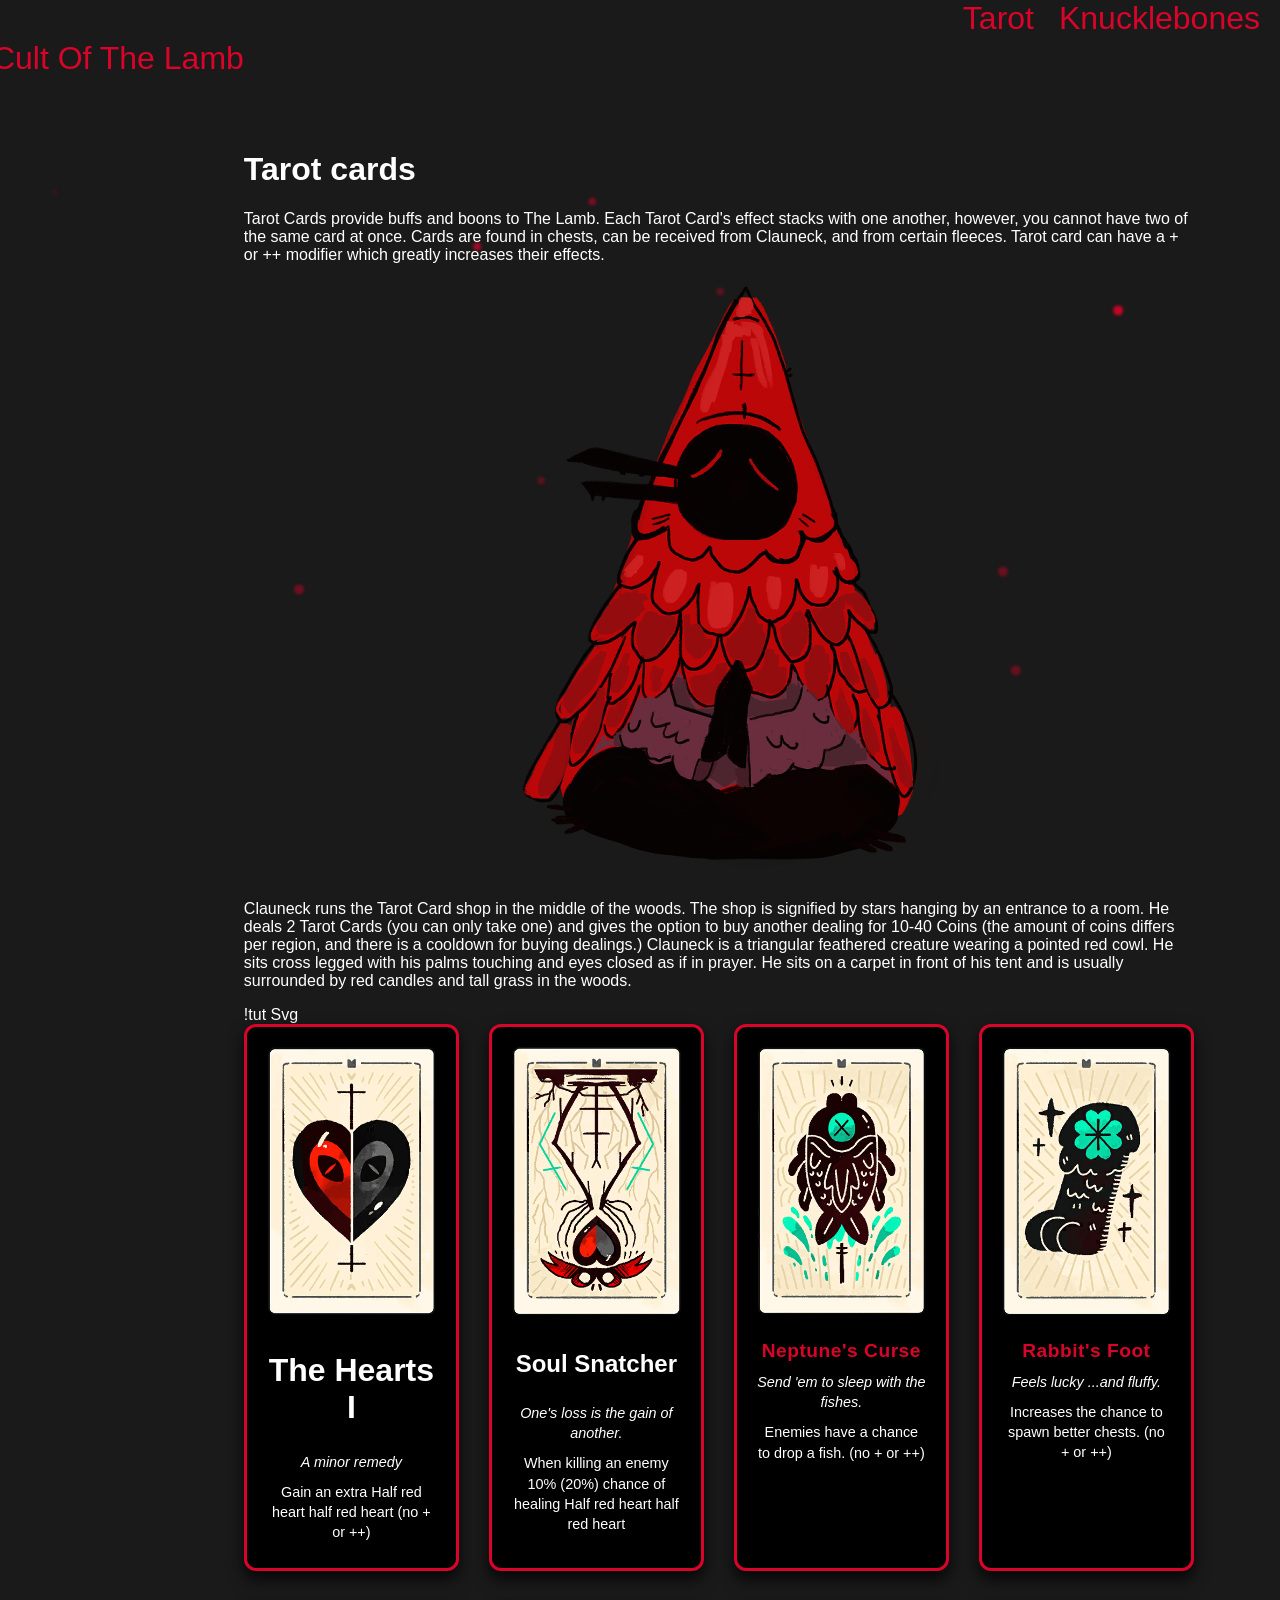
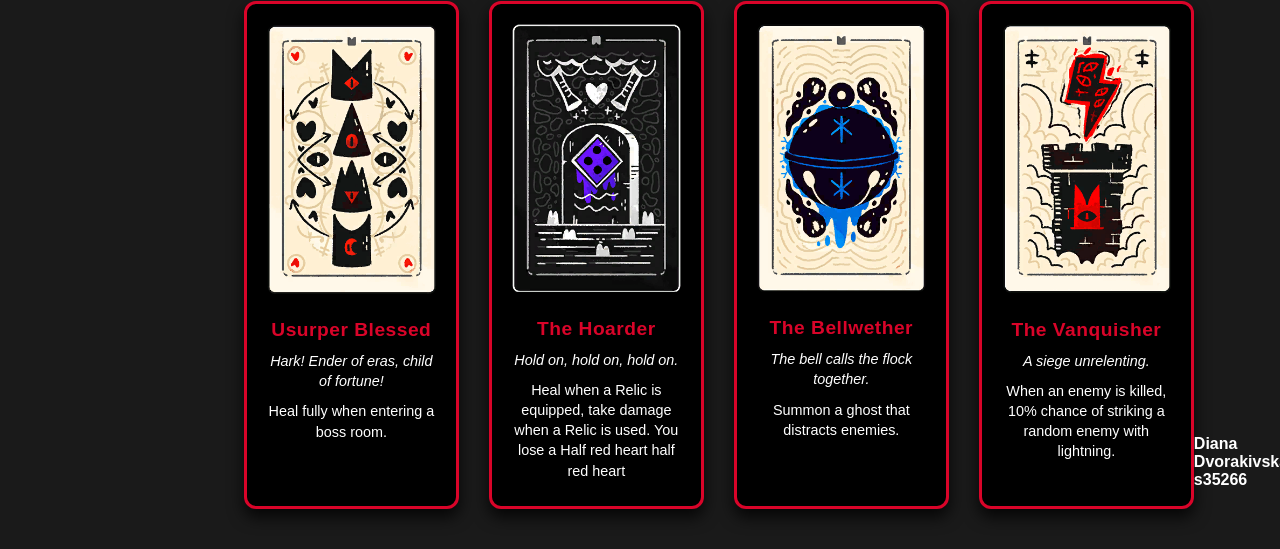
<file: tuntuntunsahur/six.html>
<!DOCTYPE html>
<html lang="en">
<head>
    <meta charset="UTF-8">
    <meta name="viewport" content="width=device-width, initial-scale=1.0">
    <title>Tarot</title>
    <link rel="stylesheet" href="mystyle.css">
</head>

<body>
<div id="container">
        <div class="particle"></div>
        <div class="particle"></div>
        <div class="particle"></div>
        <div class="particle"></div>
        <div class="particle"></div>
        <div class="particle"></div>
        <div class="particle"></div>
        <div class="particle"></div>
        <div class="particle"></div>
        <div class="particle"></div>
    </div>    
 <header>

        <a class="header-href" id="popa" href='../index.html'>Cult Of The Lamb</a>
        <div class="okak">
            <a class="header-href" href="six.html">Tarot</a>
            <a class="header-href" href="../knucklebones/knucklebones.html">Knucklebones</a>
        </div>

        
    </header>
<main>
    <br>
    <br>
    <br>
    <br>
    <br>
<h1>Tarot cards</h1>
        <p>Tarot Cards provide buffs and boons to The Lamb. Each Tarot Card's effect stacks with one another, however, you cannot have two of the same card at once. Cards are found in chests, can be received from Clauneck, and from certain fleeces. Tarot card can have a + or ++ modifier which greatly increases their effects.</p>
        <img src="owlguy.png" alt="picture">
       <p>Clauneck runs the Tarot Card shop in the middle of the woods. The shop is signified by stars hanging by an entrance to a room. He deals 2 Tarot Cards (you can only take one) and gives the option to buy another dealing for 10-40 Coins (the amount of coins differs per region, and there is a cooldown for buying dealings.)
Clauneck is a triangular feathered creature wearing a pointed red cowl. He sits cross legged with his palms touching and eyes closed as if in prayer. He sits on a carpet in front of his tent and is usually surrounded by red candles and tall grass in the woods.</p>
!tut Svg

<div class="card-grid">
<div class="card">
        <div class="card-inner">
            <img src="The_Hearts_I.webp" alt="The Hearts I">
            <h1>The Hearts I</h1>
            <p><i>A minor remedy</i></p>
            <p>Gain an extra Half red heart half red heart (no + or ++)</p>
        </div>
    </div>
    <div class="card">
        <div class="card-inner">
            <img src="Soul_Snatcher.webp" alt="Soul Snatcher">
            <h2>Soul Snatcher</h2>
            <p><i>One's loss is the gain of another.</i></p>
            <p>When killing an enemy 10% (20%) chance of healing Half red heart half red heart</p>
        </div>
    </div>
    <div class="card">
        <div class="card-inner">
            <img src="Neptunes_Curse.webp" alt="Neptune's Curse">
            <h3>Neptune's Curse</h3>
            <p><i>Send 'em to sleep with the fishes.</i></p>
            <p>Enemies have a chance to drop a fish. (no + or ++)</p>
        </div>
    </div> 
    <div class="card">
        <div class="card-inner">
            <img src="Rabbits_Foot.webp" alt="Rabbit's Foot">
            <h3>Rabbit's Foot</h3>
            <p><i>Feels lucky ...and fluffy.</i></p>
            <p>Increases the chance to spawn better chests. (no + or ++)</p>
        </div>
    </div>
    <div class="card">
        <div class="card-inner">
            <img src="Usurper_Blessed.webp" alt="Usurper Blessed">
            <h3>Usurper Blessed</h3>
            <p><i>Hark! Ender of eras, child of fortune!</i></p>
            <p>Heal fully when entering a boss room.</p>
        </div>
    </div>
    <div class="card">
        <div class="card-inner">
            <img src="The_Hoarder.webp" alt="The Hoarder">
            <h3>The Hoarder</h3>
            <p><i>Hold on, hold on, hold on.</i></p>
            <p>Heal when a Relic is equipped, take damage when a Relic is used. You lose a Half red heart half red heart</p>
        </div>
    </div> 
    <div class="card">
        <div class="card-inner">
            <img src="The_Bellwether.webp" alt="The Bellwether">
            <h3>The Bellwether</h3>
            <p><i>The bell calls the flock together.</i></p>
            <p>Summon a ghost that distracts enemies.</p>
        </div>
    </div> 

    <div class="card">
        <div class="card-inner">
            <img src="The_Vanquisher.webp" alt="The Vanquisher">
            <h3>The Vanquisher</h3>
            <p><i>A siege unrelenting.</i></p>
            <p>When an enemy is killed, 10% chance of striking a random enemy with lightning.</p>
        </div>
    </div> 
</div>

</main>
   <footer >Diana Dvorakivska s35266</footer>
</body>
</file>
<file: knucklebones/style.css>
body
{
    background-color: #1a1a1a;
    color: #f0f0f0;
    font-family: 'Arial', sans-serif;
    font-size: 140%;
}

header{
    text-align: left;
}
div.grid div
{
    background-color: #333333;
    padding: 30px;
    border: 2px solid #555555;
    position: relative;
    display: flex;
    justify-content: center;
    align-items: center;
}
.grid div svg{
    position: absolute;
    top: 0;
    left: 0;
    width: 100%;
    height: 100%;
}
.cell-text{

    position: relative;
    z-index: 2;
}
.grid div .dice-svg{
    display: none;
    position: absolute;
    pointer-events: none;
    
}

.grid
{
    display: grid;
    grid-template-columns: repeat(3, 1fr);
    gap: 10px;
    margin-bottom: 30px;
    width: 330px;
    color: transparent;
    user-select: none;
}

#roll-button
{
    width: 330px;
    height: 50px;
    font-size: 22px;
    font-family: 'Arial Black';
    border-radius: 5%;
}
.score
{
    display: grid;
    grid-template-columns: repeat(3, 1fr);
    width: 330px;                          
    text-align: center;                  
    margin-top: 10px;
    user-select: none;
}
#bot-total
{
    user-select: none;
}
#player-total
{
    user-select: none;
}
.rules-text
{
    margin-left: 90px;
}
.header-href
{
    font-family: Arial Black, sans-serif;
    font-size: 200%;
    color: #d90429;
    font-family: 'Arial Black', sans-serif;
    text-decoration: none;

}
.okak
{
    position: absolute;
    right: 20px;
    display: flex;
    gap: 25px;
    top: 0%;

}

footer {
    margin-top: 330px; 
    position: relative;
    font-size: 100%;
    justify-content: right;
    display: flex;
    font-family: 'Arial', sans-serif;
    color: white;
    width: 100%;
    padding: 20px 0;
}
</file>
<file: tuntuntunsahur/mystyle.css>
.card-grid {
    display: grid;
    grid-template-columns: repeat(4, minmax(0, 1fr));
    gap: 30px;
    max-width: 1300px;
    width: 100%;
}


.card {
    background-color: black;
    border: 3px solid #d90429;
    border-radius: 12px;
    padding: 20px;
    box-shadow: 0 8px 16px rgba(0, 0, 0, 0.8);
    transition: transform 0.3s ease, box-shadow 0.3s ease, border-color 0.3s ease;
    cursor: pointer;
    display: grid; 
}

.card:hover {
    transform: translateY(-8px); 
    border-color: #ff2a4b;
    box-shadow: 0 0 20px #d90429, 0 0 40px rgba(217, 4, 41, 0.6);
}

.card-inner {
    display: flex;
    flex-direction: column;
    align-items: center;
    text-align: center;
    height: 100%;
    justify-content: flex-start; 
}

.card-inner img {
    max-width: 100%;
    height: auto;
    margin-bottom: 15px;
    filter: drop-shadow(0 4px 8px rgba(0, 0, 0, 0.5));
}

body {
    background-color: #1a1a1a;
    color: #ffffff;
    font-family: sans-serif;
    display: flex;
    justify-content: center;
    padding: 40px 20px;
    margin: 0;
}

.card-grid {
    display: grid;
    grid-template-columns: repeat(4, minmax(0, 1fr));
    gap: 30px;
    max-width: 1300px;
    width: 100%;
}


.card {
    background-color: black;
    border: 3px solid #d90429;
    border-radius: 12px;
    padding: 20px;
    box-shadow: 0 8px 16px rgba(0, 0, 0, 0.8);
    transition: transform 0.3s ease, box-shadow 0.3s ease, border-color 0.3s ease;
    cursor: pointer;
    display: grid; 
}


.card:hover {
    transform: translateY(-8px); 
    border-color: #ff2a4b;       
    box-shadow: 0 0 20px #d90429, 0 0 40px rgba(217, 4, 41, 0.6);
}


.card-inner {
    display: flex;
    flex-direction: column;
    align-items: center;
    text-align: center;
    height: 100%;
    justify-content: flex-start; 
}


.card-inner img {
    width: 100%;             
    max-width: 120%; 
    margin-bottom: 15px;
    filter: drop-shadow(0 4px 8px rgba(0, 0, 0, 0.5));
}

.card-inner h3 {
    margin: 10px 0 5px 0;
    color: #d90429;
    font-size: 1.2rem;
    letter-spacing: 0.5px;
}


.card-inner p {
    margin: 5px 0;
    font-size: 0.9rem;
    line-height: 1.4;
}

.particle {
    position: absolute;
    top: 0;
    left: 0;
    width: 100vw;
    height: 100vh;
    pointer-events: none; 
    border-radius: 50%;
    background-color: #d90429;
    box-shadow: 0 0 3px #d90429;
    filter: blur(1px);
    animation-duration: 60s;
    animation-iteration-count: infinite;
}
.particle:nth-child(odd) {
    height: 9px;
    width: 9px;
}
.particle:nth-child(even) {
    height: 7px;
    width: 7px;
}
.particle:nth-child(1) {
    opacity: 0.46;
    animation-name: particle1;
    animation-delay: -0.2s;
    transform: translate3d(55vw, 79vh, 22px)
}
@keyframes particle1 {
    100% {
        transform: translate3d(80vw, 51vh,9px);
    }
}
.particle:nth-child(2) {
    opacity: 0.08;
    animation-name: particle2;
    animation-delay: -0.4s;
    transform: translate3d(4vw, 21vh, 14px)
}
@keyframes particle2 {
    100% {
        transform: translate3d(31vw, 35vh,87px);
    }
}
.particle:nth-child(3) {
    opacity: 0.41;
    animation-name: particle3;
    animation-delay: -0.6s;
    transform: translate3d(78vw, 63vh, 52px)
}
@keyframes particle3 {
    100% {
        transform: translate3d(42vw, 66vh, 40px);
    }
}
.particle:nth-child(4) {
    opacity: 0.33;
    animation-name: particle4;
    animation-delay: -0.8s;
    transform: translate3d(56vw, 32vh, 88px)
}
@keyframes particle4 {
    100% {
        transform: translate3d(78vw, 4vh,55px);
    }
}
.particle:nth-child(5) {
    opacity: 0.4;
    animation-name: particle5;
    animation-delay: -1s;
    transform: translate3d(79vw, 74vh, 14px)
}
@keyframes particle5 {
    100% {
        transform: translate3d(2vw, 47vh,68px);
    }
}
.particle:nth-child(6) {
    opacity: 0.47;
    animation-name: particle6;
    animation-delay: -1.2s;
    transform: translate3d(46vw, 22vh, 61px)
}
@keyframes particle6 {
    100% {
        transform: translate3d(67vw, 72vh, 23px);
    }
}
.particle:nth-child(7) {
    opacity: 0.44;
    animation-name: particle7;
    animation-delay: -1.4s;
    transform: translate3d(23vw, 65vh, 87px)
}
@keyframes particle7 {
    100% {
        transform: translate3d(54vw, 32vh, 52px);
    }
}
.particle:nth-child(8) {
    opacity: 0.31;
    animation-name: particle8;
    animation-delay: -1.6s;
    transform: translate3d(42vw, 53vh, 82px)
}
@keyframes particle8 {
    100% {
        transform: translate3d(54vw, 64vh, 82px);
    }
}
.particle:nth-child(9) {
    opacity: 0.88;
    animation-name: particle9;
    animation-delay: -1.8s;
    transform: translate3d(87vw, 34vh, 64px)
}
@keyframes particle9 {
    100% {
        transform: translate3d(12vw, 32vh, 63px);
    }
}
.particle:nth-child(10) {
    opacity: 0.71;
    animation-name: particle10;
    animation-delay: -2s;
    transform: translate3d(37vw, 27vh, 36px)
}
@keyframes particle10 {
    100% {
        transform: translate3d(23vw, 62vh, 38px);
    }
}
#container {
    position: fixed;
    inset: 0;
    z-index: -1;
    overflow: hidden;
}
.header-href
{
    font-family: Arial Black, sans-serif;
    font-size: 100%;
    color: #d90429;
    font-family: 'Arial Black', sans-serif;
    text-decoration: none;

}
footer
{
    position: relative;
    font-size: 100%;
    justify-content: right;
    display: flex;
    font-family: 'Arial', sans-serif;
    font-weight: bold;
    margin-top: 48%;
}

.header-href
{
    font-family: Arial Black, sans-serif;
    font-size: 200%;
    color: #d90429;
    font-family: 'Arial Black', sans-serif;
    text-decoration: none;

}
.okak
{
    position: absolute;
    right: 20px;
    display: flex;
    gap: 25px;
    top: 0%;

}
#popa
{
    display: inline-block;
    white-space: nowrap;
}
footer {
    margin-top: auto;
    
    color: white;
    width: 100%;
    padding: 20px 0;
}
</file>
